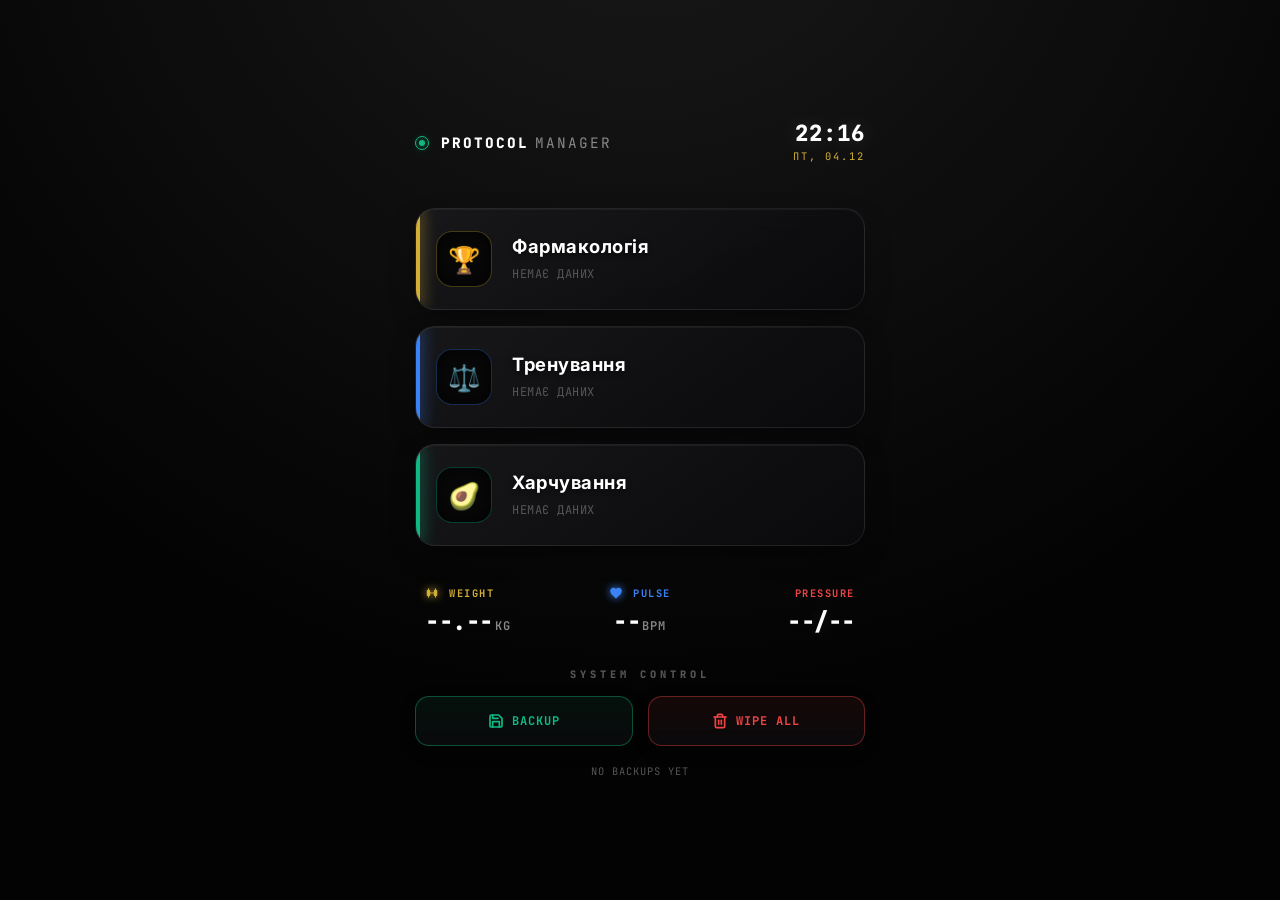
<file: index.html>
<!DOCTYPE html>
<html lang="uk">
<head>
    <meta charset="UTF-8">
    <meta name="viewport" content="width=device-width, initial-scale=1.0, maximum-scale=1.0, user-scalable=no">
    <title>PROTOCOL MANAGER</title>
    
    <meta name="apple-mobile-web-app-capable" content="yes">
    <meta name="apple-mobile-web-app-status-bar-style" content="black-translucent">
    
    <link rel="apple-touch-icon" href="icon.png">
    <link rel="manifest" href="manifest.json">
    
    <link rel="stylesheet" href="assets/style.css">

    <style>
        @import url('https://fonts.googleapis.com/css2?family=Inter:wght@400;500;600;700;800&family=JetBrains+Mono:wght@400;500;700;800&display=swap');

        /* РІДНІ СТИЛІ ХАБУ */
        :root { 
            --bg: #030303; 
            --card-bg: rgba(18, 18, 20, 0.8); 
            --border: rgba(255, 255, 255, 0.08); 
            --gold: #d4af37; 
            --blue: #3b82f6; 
            --green: #10b981; 
            --red: #ef4444;
            --text-main: #ffffff; 
            --text-dim: #888888; 
            --text-dark: #555555;
        }
        
        * { box-sizing: border-box; -webkit-user-select: none; user-select: none; -webkit-tap-highlight-color: transparent; }

        body { 
            background-color: var(--bg);
            background-image: 
                radial-gradient(circle at 50% -20%, #1a1a1a 0%, #030303 70%),
                linear-gradient(rgba(255,255,255,0.015) 1px, transparent 1px),
                linear-gradient(90deg, rgba(255,255,255,0.015) 1px, transparent 1px);
            background-size: 100% 100%, 25px 25px, 25px 25px;
            background-position: center top;
            color: var(--text-main); 
            font-family: 'Inter', -apple-system, sans-serif;
            margin: 0; padding: 20px 15px; 
            min-height: 100vh; 
            display: flex; flex-direction: column; align-items: center; justify-content: center;
            overflow-x: hidden;
            -webkit-font-smoothing: antialiased; 
            -moz-osx-font-smoothing: grayscale;
        }

        .hub-container { 
            width: 100%; max-width: 450px; 
            display: flex; flex-direction: column;
            margin: auto 0; 
        }
        
        header { 
            display: flex; justify-content: space-between; align-items: center;
            width: 100%; padding-bottom: 10px; margin-bottom: 35px;
            animation: slideDown 0.6s cubic-bezier(0.2, 0.8, 0.2, 1);
        }

        .sys-status-left { display: flex; align-items: center; gap: 12px; }

        .status-indicator { position: relative; display: flex; align-items: center; justify-content: center; width: 14px; height: 14px; }
        .status-dot { width: 6px; height: 6px; background-color: var(--green); border-radius: 50%; box-shadow: 0 0 8px var(--green); position: relative; z-index: 2; }
        .status-ring { position: absolute; width: 100%; height: 100%; border: 1px solid var(--green); border-radius: 50%; animation: radarPulse 2.5s infinite cubic-bezier(0.25, 1, 0.5, 1); }

        .brand-title { font-family: 'JetBrains Mono', monospace; font-size: 0.9rem; color: #fff; letter-spacing: 2px; font-weight: 800; text-transform: uppercase; display: flex; align-items: center; }
        .brand-title span { font-weight: 400; color: var(--text-dim); margin-left: 6px; }

        .sys-status-right { text-align: right; font-family: 'JetBrains Mono', monospace; }
        .sys-time { font-size: 1.4rem; font-weight: 800; color: #fff; letter-spacing: 1px; line-height: 1; text-shadow: 0 0 20px rgba(255,255,255,0.2); }
        .sys-date { font-size: 0.65rem; color: var(--gold); letter-spacing: 2px; text-transform: uppercase; margin-top: 5px; }

        .nav-grid { display: flex; flex-direction: column; gap: 16px; width: 100%; }
        
        .smart-card {
            background: linear-gradient(145deg, rgba(25, 25, 28, 0.9) 0%, rgba(10, 10, 12, 0.95) 100%);
            backdrop-filter: blur(12px); -webkit-backdrop-filter: blur(12px);
            border: 1px solid var(--border); border-radius: 20px; padding: 22px 20px;
            text-decoration: none; display: flex; align-items: center; gap: 20px;
            position: relative; overflow: hidden;
            transition: transform 0.2s cubic-bezier(0.4, 0, 0.2, 1), box-shadow 0.3s ease, border-color 0.3s ease;
            animation: fadeInUp 0.6s ease backwards;
            box-shadow: 0 10px 30px -10px rgba(0,0,0,0.6), inset 0 1px 0 rgba(255,255,255,0.05);
        }

        .smart-card::before { content: ''; position: absolute; top: 0; left: 0; width: 4px; height: 100%; background: #333; transition: 0.3s; }
        .card-pharm::before { background: var(--gold); box-shadow: 0 0 15px var(--gold); }
        .card-train::before { background: var(--blue); box-shadow: 0 0 15px var(--blue); }
        .card-nutri::before { background: var(--green); box-shadow: 0 0 15px var(--green); }

        .smart-card:nth-child(1) { animation-delay: 0.1s; }
        .smart-card:nth-child(2) { animation-delay: 0.2s; }
        .smart-card:nth-child(3) { animation-delay: 0.3s; }

        .icon-box { 
            width: 56px; height: 56px; border-radius: 16px; flex-shrink: 0;
            display: flex; align-items: center; justify-content: center; 
            font-size: 26px; border: 1px solid rgba(255,255,255,0.08);
            transition: all 0.3s ease; box-shadow: inset 0 0 20px rgba(0,0,0,0.8); background: rgba(0,0,0,0.6);
        }
        
        .card-pharm .icon-box { color: var(--gold); border-color: rgba(212,175,55,0.3); }
        .card-train .icon-box { color: var(--blue); border-color: rgba(59,130,246,0.3); }
        .card-nutri .icon-box { color: var(--green); border-color: rgba(16,185,129,0.3); }

        @media (hover: hover) {
            .card-pharm:hover { background: linear-gradient(145deg, rgba(212,175,55,0.15) 0%, rgba(10,10,12,0.95) 100%); border-color: rgba(212,175,55,0.4); transform: translateY(-3px); box-shadow: 0 12px 35px rgba(212,175,55,0.15); }
            .card-train:hover { background: linear-gradient(145deg, rgba(59,130,246,0.15) 0%, rgba(10,10,12,0.95) 100%); border-color: rgba(59,130,246,0.4); transform: translateY(-3px); box-shadow: 0 12px 35px rgba(59,130,246,0.15); }
            .card-nutri:hover { background: linear-gradient(145deg, rgba(16,185,129,0.15) 0%, rgba(10,10,12,0.95) 100%); border-color: rgba(16,185,129,0.4); transform: translateY(-3px); box-shadow: 0 12px 35px rgba(16,185,129,0.15); }
        }
        
        .card-pharm:active { background: linear-gradient(145deg, rgba(212,175,55,0.2) 0%, rgba(20,20,22,0.95) 100%); border-color: var(--gold); transform: scale(0.96); transition: transform 0.05s ease; }
        .card-train:active { background: linear-gradient(145deg, rgba(59,130,246,0.2) 0%, rgba(20,20,22,0.95) 100%); border-color: var(--blue); transform: scale(0.96); transition: transform 0.05s ease; }
        .card-nutri:active { background: linear-gradient(145deg, rgba(16,185,129,0.2) 0%, rgba(20,20,22,0.95) 100%); border-color: var(--green); transform: scale(0.96); transition: transform 0.05s ease; }
        .smart-card:active .icon-box { transform: scale(0.9) rotate(-5deg); box-shadow: 0 0 20px currentColor; }
        
        .info { flex-grow: 1; }
        .info h3 { margin: 0; font-size: 1.15rem; color: #fff; letter-spacing: 0.5px; font-weight: 700; text-shadow: 0 2px 5px rgba(0,0,0,0.5); }
        
        .info-data { margin-top: 8px; font-family: 'JetBrains Mono', monospace; font-size: 0.75rem; color: var(--text-dim); letter-spacing: 0.5px; line-height: 1.5; display: flex; flex-direction: column; gap: 5px; }
        .data-row { display: flex; align-items: center; gap: 8px; }
        .data-hl { color: #fff; font-weight: 700; }
        .data-lbl { color: var(--text-dark); }

        .bottom-wrapper { margin-top: 40px; width: 100%; animation: fadeIn 1s ease 0.5s backwards; }

        .vitals-strip { display: flex; justify-content: space-between; margin-bottom: 30px; padding: 0 10px; }
        .v-item { display: flex; flex-direction: column; gap: 4px; position: relative; z-index: 2; }
        .v-item.right { text-align: right; align-items: flex-end; }
        
        .v-label { font-family: 'JetBrains Mono', monospace; font-size: 0.65rem; color: var(--text-dim); letter-spacing: 1.5px; font-weight: 700; display: flex; align-items: center; gap: 6px; }
        
        .ecg-svg { width: 32px; height: 12px; stroke: var(--red); fill: none; stroke-width: 2.5; stroke-linecap: round; stroke-linejoin: round; filter: drop-shadow(0 0 4px rgba(239,68,68,0.6)); }
        .ecg-line { stroke-dasharray: 90; stroke-dashoffset: 90; animation: ecgDraw 2s infinite linear; }

        .v-val { font-family: 'JetBrains Mono', monospace; font-size: 1.5rem; color: #fff; font-weight: 800; letter-spacing: -0.5px; text-shadow: 0 0 15px rgba(255,255,255,0.15); margin-top: 2px; }
        .v-val span { font-size: 0.75rem; color: var(--text-dim); font-weight: 600; letter-spacing: 1px; margin-left: 2px;}

        .sys-control-title { text-align: center; color: #555; font-family: 'JetBrains Mono', monospace; font-size: 0.65rem; letter-spacing: 4px; margin-bottom: 15px; font-weight: 800; }

        .controls-grid { display: grid; grid-template-columns: 1fr 1fr; gap: 15px; }
        
        .ctrl-btn {
            background: linear-gradient(to bottom, rgba(25, 25, 28, 0.9), rgba(15, 15, 17, 0.95)); 
            border: 1px solid rgba(255,255,255,0.05); padding: 16px; border-radius: 14px;
            font-size: 0.75rem; cursor: pointer; font-family: 'JetBrains Mono', monospace; font-weight: 700;
            transition: all 0.2s cubic-bezier(0.4, 0, 0.2, 1); display: flex; align-items: center; justify-content: center; gap: 8px;
            letter-spacing: 1px; box-shadow: 0 5px 15px rgba(0,0,0,0.3);
        }

        /* Чіткі контури для кнопок Хабу на мобільних пристроях */
        .btn-save { 
            color: var(--green); 
            border-color: rgba(16, 185, 129, 0.4); /* Більш яскрава рамка */
            background: linear-gradient(to bottom, rgba(16, 185, 129, 0.08), rgba(10, 10, 12, 0.95)); 
        }
        .btn-reset { 
            color: var(--red); 
            border-color: rgba(239, 68, 68, 0.4); 
            background: linear-gradient(to bottom, rgba(239, 68, 68, 0.08), rgba(10, 10, 12, 0.95)); 
        }
        @media (hover: hover) {
            .btn-save:hover { border-color: var(--green); background: linear-gradient(to bottom, rgba(16, 185, 129, 0.15), rgba(15, 15, 17, 0.95)); box-shadow: 0 5px 20px rgba(16, 185, 129, 0.2); }
            .btn-reset:hover { border-color: var(--red); background: linear-gradient(to bottom, rgba(239, 68, 68, 0.15), rgba(15, 15, 17, 0.95)); box-shadow: 0 5px 20px rgba(239, 68, 68, 0.2); }
        }
        
        .btn-save:active { border-color: var(--green); background: rgba(16, 185, 129, 0.2); transform: scale(0.93); transition: transform 0.05s ease; }
        .btn-reset:active { border-color: var(--red); background: rgba(239, 68, 68, 0.2); transform: scale(0.93); transition: transform 0.05s ease; }

        .last-backup { margin-top: 18px; text-align: center; font-family: 'JetBrains Mono', monospace; font-size: 0.65rem; color: var(--text-dark); letter-spacing: 1px; }

        /* ВІЗУАЛЬНІ АНІМАЦІЇ ДЛЯ ХАБУ */
        @keyframes ecgDraw { 0% { stroke-dashoffset: 90; } 40% { stroke-dashoffset: 0; } 100% { stroke-dashoffset: -90; } }
        @keyframes radarPulse { 0% { transform: scale(0.5); opacity: 1; } 100% { transform: scale(2.5); opacity: 0; } }
        @keyframes slideDown { from { transform: translateY(-15px); opacity: 0; } to { transform: translateY(0); opacity: 1; } }
        @keyframes fadeInUp { from { transform: translateY(20px); opacity: 0; } to { transform: translateY(0); opacity: 1; } }
        @keyframes fadeIn { from { opacity: 0; } to { opacity: 1; } }
        @keyframes pulseBeat { 0% { transform: scale(0.8); opacity: 0.8; } 50% { transform: scale(1.1); opacity: 1; } 100% { transform: scale(0.8); opacity: 0.8; } }
        @keyframes levitate { 0%, 100% { transform: translateY(0); } 50% { transform: translateY(-3px); } }
        
        .anim-heart { animation: pulseBeat 1.2s infinite cubic-bezier(0.2, 0.8, 0.2, 1); transform-origin: center; }
        .anim-weight { animation: levitate 2s infinite ease-in-out; }
        
        /* Приховуємо глобальне меню (зірку) на головній сторінці */
        #sys-fab { display: none !important; }

        
    </style>
</head>
<body ontouchstart="">
    <div class="hub-container">
        
        <header>
            <div class="sys-status-left">
                <div class="status-indicator">
                    <div class="status-ring"></div>
                    <div class="status-dot"></div>
                </div>
                <div class="brand-title">PROTOCOL<span>MANAGER</span></div>
            </div>
            <div class="sys-status-right">
                <div class="sys-time" id="clock-time">00:00</div>
                <div class="sys-date" id="clock-date">-- --</div>
            </div>
        </header>

        <div class="nav-grid">
            <a href="pharm.html" class="smart-card card-pharm">
                <div class="icon-box">🏆</div>
                <div class="info">
                    <h3>Фармакологія</h3>
                    <div class="info-data" id="data-pharm">
                        <span class="data-lbl">ЗАВАНТАЖЕННЯ...</span>
                    </div>
                </div>
            </a>
            
            <a href="training.html" class="smart-card card-train">
                <div class="icon-box">⚖️</div>
                <div class="info">
                    <h3>Тренування</h3>
                    <div class="info-data" id="data-train">
                        <span class="data-lbl">ЗАВАНТАЖЕННЯ...</span>
                    </div>
                </div>
            </a>
            
            <a href="nutrition.html" class="smart-card card-nutri">
                <div class="icon-box">🥑</div>
                <div class="info">
                    <h3>Харчування</h3>
                    <div class="info-data" id="data-nutri">
                        <span class="data-lbl">ЗАВАНТАЖЕННЯ...</span>
                    </div>
                </div>
            </a>
        </div>
        
        <div class="bottom-wrapper">
            
            <div class="vitals-strip" style="display: grid; grid-template-columns: 1fr 1fr 1fr; align-items: end;">
                <div class="v-item" style="text-align: left; align-items: flex-start;">
                    <span class="v-label" style="color: var(--gold);">
                        <svg viewBox="0 0 24 24" width="14" height="14" stroke="currentColor" stroke-width="2" fill="none" class="anim-weight" style="margin-right: 4px; filter: drop-shadow(0 0 4px var(--gold));">
                            <path d="M6 5v14M18 5v14M4 8h4v8H4zM16 8h4v8h-4zM8 12h8" stroke-linecap="round" stroke-linejoin="round"/>
                        </svg>
                        WEIGHT
                    </span>
                    <span class="v-val" id="vital-weight">--.--<span>KG</span></span>
                </div>
                
                <div class="v-item" style="text-align: center; align-items: center;">
                    <span class="v-label" style="color: var(--blue);">
                        <svg viewBox="0 0 24 24" width="14" height="14" fill="currentColor" class="anim-heart" style="margin-right: 4px; filter: drop-shadow(0 0 4px var(--blue));">
                            <path d="M12 21.35l-1.45-1.32C5.4 15.36 2 12.28 2 8.5 2 5.42 4.42 3 7.5 3c1.74 0 3.41.81 4.5 2.09C13.09 3.81 14.76 3 16.5 3 19.58 3 22 5.42 22 8.5c0 3.78-3.4 6.86-8.55 11.54L12 21.35z"/>
                        </svg>
                        PULSE
                    </span>
                    <span class="v-val" id="vital-hr">--<span>BPM</span></span>
                </div>

                <div class="v-item right" style="text-align: right; align-items: flex-end;">
                    <span class="v-label" style="color: var(--red);">
                        <svg viewBox="0 0 50 20" class="ecg-svg" style="width: 24px; height: 10px; margin-right: 4px;">
                            <path class="ecg-line" d="M 0,10 L 12,10 L 16,3 L 22,17 L 26,10 L 50,10" />
                        </svg>
                        PRESSURE
                    </span>
                    <span class="v-val" id="vital-bp">--/--</span>
                </div>
            </div>

            <div class="sys-control-title">SYSTEM CONTROL</div>

            <div class="controls-grid">
                <button onclick="CreateRestorePoint()" class="ctrl-btn btn-save">
                    <svg width="16" height="16" viewBox="0 0 24 24" fill="none" stroke="currentColor" stroke-width="2.5" stroke-linecap="round" stroke-linejoin="round"><path d="M19 21H5a2 2 0 0 1-2-2V5a2 2 0 0 1 2-2h11l5 5v11a2 2 0 0 1-2 2z"></path><polyline points="17 21 17 13 7 13 7 21"></polyline><polyline points="7 3 7 8 15 8"></polyline></svg>
                    BACKUP
                </button>
                <button onclick="SystemReset()" class="ctrl-btn btn-reset">
                    <svg width="16" height="16" viewBox="0 0 24 24" fill="none" stroke="currentColor" stroke-width="2.5" stroke-linecap="round" stroke-linejoin="round"><path d="M3 6h18"></path><path d="M19 6v14a2 2 0 0 1-2 2H7a2 2 0 0 1-2-2V6m3 0V4a2 2 0 0 1 2-2h4a2 2 0 0 1 2 2v2"></path><line x1="10" y1="11" x2="10" y2="17"></line><line x1="14" y1="11" x2="14" y2="17"></line></svg>
                    WIPE ALL
                </button>
            </div>
            
            <div id="last-backup" class="last-backup">NO BACKUP FOUND</div>
        </div>
    </div>

    <script src="assets/js/utils.js"></script>
    <script src="assets/js/common.js"></script>

<script>
        function updateClock() {
            const now = new Date();
            document.getElementById('clock-time').innerText = now.toLocaleTimeString('uk-UA', {hour:'2-digit', minute:'2-digit'});
            document.getElementById('clock-date').innerText = now.toLocaleDateString('uk-UA', {weekday:'short', day:'2-digit', month:'2-digit'});
        }
        setInterval(updateClock, 1000); 

        function getDayMacros(day, bank) {
            let p=0, f=0, c=0, kcal=0;
            if (day && day.meals) {
                day.meals.forEach(m => {
                    if (m.foods) {
                        m.foods.forEach(item => {
                            const ref = bank[item.n];
                            if (ref) {
                                const ratio = ref.unit ? parseFloat(item.w) : parseFloat(item.w) / 100;
                                p += (parseFloat(ref.p)||0) * ratio; f += (parseFloat(ref.f)||0) * ratio;
                                c += (parseFloat(ref.c)||0) * ratio; kcal += (parseFloat(ref.k)||0) * ratio;
                            } else {
                                p += parseFloat(item.p)||0; f += parseFloat(item.f)||0; c += parseFloat(item.c)||0; kcal += parseFloat(item.k)||0;
                            }
                        });
                    }
                });
            }
            return { p: Math.round(p), f: Math.round(f), c: Math.round(c), kcal: Math.round(kcal) };
        }

        async function populateSmartCards() {
            // 1. Фармакологія
            try {
                const ph = await Utils.load('gold_protocol', null);
                const el = document.getElementById('data-pharm');
                if (ph && (ph.blocks || ph.schedule)) {
                    // Адаптація під макроцикли (Blocks)
                    const activeBlockId = ph.currentBlockId || null;
                    const blocks = ph.blocks || [];
                    const activeBlock = blocks.find(b => b.id === activeBlockId) || ph;

                    const sDate = activeBlock.startDate || ph.startDate;
                    const phases = activeBlock.phases || ph.phases || [];
                    
                    let currentWeek = 1;
                    if (sDate) {
                        const startDate = new Date(sDate); const now = new Date();
                        const day = startDate.getDay(); const diff = startDate.getDate() - day + (day === 0 ? -6 : 1);
                        const startMonday = new Date(startDate.setDate(diff)); startMonday.setHours(0,0,0,0);
                        const diffTime = now.getTime() - startMonday.getTime();
                        currentWeek = Math.floor(diffTime / (1000 * 60 * 60 * 24 * 7)) + 1;
                        if (currentWeek < 1) currentWeek = 1;
                    }
                    
                    // Шукаємо максимальний тиждень саме по активних фазах, ігноруючи порожні хвости
                    let activeWeeks = [];
                    phases.forEach(p => { if (p.weeks) activeWeeks.push(...p.weeks); });
                    const maxW = activeWeeks.length > 0 ? Math.max(...activeWeeks) : 1;
                    
                    if (currentWeek > maxW) currentWeek = maxW;
                    
                    let phaseTitle = "Курс";
                    const currentPhase = phases.find(p => p.weeks && p.weeks.includes(currentWeek));
                    if (currentPhase) phaseTitle = currentPhase.title;

                    // Назва макроциклу (Блоку)
                    const blockName = activeBlock.name || "ФАРМАКОЛОГІЯ";

                    if(el) el.innerHTML = `<div class="data-row"><span class="data-lbl">БЛОК:</span> <span class="data-hl" style="color:var(--gold)">${blockName.toUpperCase()}</span></div><div class="data-row"><span class="data-lbl">ЕТАП:</span> <span class="data-hl">${phaseTitle.toUpperCase()} (W${currentWeek})</span></div>`;
                } else if (el) {
                    el.innerHTML = `<span class="data-lbl">НЕМАЄ ДАНИХ</span>`;
                }
            } catch(e){ console.error(e); }

            // 2. Життєві показники
            try {
                const vitalsData = await GlobalVitals.getAll();
                if (vitalsData && Object.keys(vitalsData).length > 0) {
                    let latestW = "--.--<span>KG</span>", latestBP = "--/--", latestHR = "--";
                    const dates = Object.keys(vitalsData).sort((a, b) => new Date(b) - new Date(a));
                    for (let d of dates) {
                        const v = vitalsData[d];
                        if (v.w && latestW.includes("--")) latestW = v.w + "<span>KG</span>";
                        if (v.bp && latestBP === "--/--") latestBP = v.bp;
                        if (v.hr && latestHR === "--") latestHR = v.hr;
                        if (!latestW.includes("--") && latestBP !== "--/--" && latestHR !== "--") break;
                    }
                    const weightEl = document.getElementById('vital-weight');
                    const bpEl = document.getElementById('vital-bp');
                    const hrEl = document.getElementById('vital-hr');
                    if (weightEl) weightEl.innerHTML = latestW;
                    if (bpEl) bpEl.innerHTML = latestBP;
                    if (hrEl && latestHR !== "--") hrEl.innerHTML = latestHR + "<span>BPM</span>";
                }
            } catch(e) { console.error(e); }

            // 3. Тренування
            try {
                const tr = await Utils.load('training_protocol', null);
                const el = document.getElementById('data-train');
                if (tr && tr.weeks && tr.weeks.length > 0) {
                    
                    // Адаптація під нові Макроцикли (Blocks)
                    const activeBlockId = tr.currentBlockId || tr.currentProgram || 'balanced';
                    const blocks = tr.blocks || [];
                    const activeBlock = blocks.find(b => b.id === activeBlockId);
                    
                    // Беремо дату конкретного макроциклу (або глобальну, якщо ще не мігрували)
                    const sDate = activeBlock ? activeBlock.startDate : tr.startDate;

                    let currentTrainWeek = 1;
                    if (sDate) {
                        const startDate = new Date(sDate); 
                        const now = new Date();
                        const day = startDate.getDay(); 
                        const diff = startDate.getDate() - day + (day === 0 ? -6 : 1);
                        const startMonday = new Date(startDate.setDate(diff)); 
                        startMonday.setHours(0,0,0,0);
                        const diffTime = now.getTime() - startMonday.getTime();
                        currentTrainWeek = Math.floor(diffTime / (1000 * 60 * 60 * 24 * 7)) + 1;
                        if (currentTrainWeek < 1) currentTrainWeek = 1;
                    }
                    
                    // Шукаємо актуальний тиждень у збереженій базі поточного блоку
                    let activeWeek = tr.weeks.find(w => w.num === currentTrainWeek && w.prog === activeBlockId);
                    
                    if (!activeWeek) {
                        const progWeeks = tr.weeks.filter(w => w.prog === activeBlockId);
                        activeWeek = progWeeks.length > 0 ? progWeeks[progWeeks.length - 1] : tr.weeks[tr.weeks.length - 1];
                    }

                    // Назва макроциклу замість жорстких "Збалансована/Руки"
                    const progName = activeBlock ? activeBlock.name : (activeBlockId === 'arms' ? 'РУКИ' : 'ЗБАЛАНСОВАНА');
                    const typeName = activeWeek.type === 'mass' ? 'МАСА' : 'СУШКА';
                    
                    if(el) el.innerHTML = `<div class="data-row"><span class="data-lbl">БЛОК:</span> <span class="data-hl" style="color:var(--blue)">${progName}</span></div><div class="data-row"><span class="data-lbl">ЕТАП:</span> <span class="data-hl">${typeName} (W${activeWeek.num})</span></div>`;
                } else if (el) {
                    el.innerHTML = `<span class="data-lbl">НЕМАЄ ДАНИХ</span>`;
                }
            } catch(e){ console.error(e); }

            // 4. Харчування
            try {
                const nu = await Utils.load('protocol_sys_plus_days', null);
                const el = document.getElementById('data-nutri');
                if (nu && nu.days && nu.days.length > 0) {
                    const bank = nu.bank || {}; 
                    let htmlContent = '';
                    
                    let trainDay = null;
                    let restDay = null;

                    // 1. Спочатку шукаємо дні, які ти закріпив вручну
                    if (nu.hub) {
                        trainDay = nu.days.find(d => d.id === nu.hub.train);
                        restDay = nu.days.find(d => d.id === nu.hub.rest);
                    }

                    // 2. Якщо вручну не закріплено - шукаємо за ключовими словами (стара логіка для страховки)
                    if (!trainDay && (!nu.hub || !nu.hub.train)) {
                        const findDay = (keywords) => nu.days.find(d => keywords.some(kw => d.name.toLowerCase().includes(kw)));
                        trainDay = findDay(['трен', 'train', 'робоч', 'важк']) || nu.days[0];
                    }
                    if (!restDay && (!nu.hub || !nu.hub.rest)) {
                        const findDay = (keywords) => nu.days.find(d => keywords.some(kw => d.name.toLowerCase().includes(kw)));
                        restDay = findDay(['відпоч', 'рест', 'rest', 'off', 'вихідн']) || (nu.days.length > 1 ? nu.days[1] : null);
                        
                        // Захист від дублювання, якщо програма знайшла один і той самий день
                        if (restDay && trainDay && trainDay.id === restDay.id && nu.days.length > 1) {
                            restDay = nu.days.find(d => d.id !== trainDay.id);
                        }
                    }

                    // Рендеримо дані
                    if (trainDay) {
                        const d1 = getDayMacros(trainDay, bank);
                        if(d1.kcal > 0) htmlContent += `<div class="data-row"><span class="data-lbl" style="color:var(--green)">[T]</span> <span class="data-hl">${d1.kcal}</span> <span class="data-lbl">KCAL</span> <span class="data-lbl" style="margin-left:auto">Б${d1.p} Ж${d1.f} В${d1.c}</span></div>`;
                    }
                    if (restDay) {
                        const d2 = getDayMacros(restDay, bank);
                        if(d2.kcal > 0) htmlContent += `<div class="data-row"><span class="data-lbl" style="color:var(--green)">[R]</span> <span class="data-hl">${d2.kcal}</span> <span class="data-lbl">KCAL</span> <span class="data-lbl" style="margin-left:auto">Б${d2.p} Ж${d2.f} В${d2.c}</span></div>`;
                    }
                    
                    if(el) {
                        if (htmlContent !== '') el.innerHTML = htmlContent;
                        else el.innerHTML = `<span class="data-lbl">РАЦІОН ПОРОЖНІЙ</span>`;
                    }
                } else if (el) {
                    el.innerHTML = `<span class="data-lbl">НЕМАЄ ДАНИХ</span>`;
                }
            } catch(e){ console.error(e); }
        }

        // ДОДАНО: 'protocol_global_vitals' для збереження історії тиску/ваги
        const APP_KEYS = ['gold_protocol', 'training_protocol', 'protocol_sys_plus_days', 'protocol_global_vitals'];

        async function CreateRestorePoint() {
            const msg = `Створити ФІЗИЧНУ резервну копію (Export)?<br><br>
                         <span style="display:block; border-left: 2px solid var(--gold); padding-left: 10px; margin-top: 10px; text-align: left; font-size: 0.85rem; color: var(--text-dim);">
                            Усі ваші дані (тренування, фарма, харчування, вітали) будуть зібрані в один файл та завантажені на пристрій.
                         </span>`;
            const confirmed = await Modal.confirm(msg, "ЕКСПОРТ БАЗИ ДАНИХ", "gold");
            if(!confirmed) return; 

            let fullBackup = {
                timestamp: new Date().toISOString(),
                device_info: navigator.userAgent,
                data: {}
            };

            let hasData = false;

            // Збираємо всі дані з усіх модулів
            for (const k of APP_KEYS) {
                const d = await Utils.load(k, null);
                if(d) { 
                    fullBackup.data[k] = d;
                    hasData = true;
                }
            }

            if(!hasData) {
                await Modal.alert("Система пуста. Немає даних для експорту.", "ПОМИЛКА", "gold");
                return;
            }

            // Генеруємо ім'я файлу
            const dateStr = new Date().toLocaleDateString('uk-UA').replace(/\./g, '_');
            const filename = `PROTOCOL_OS_BACKUP_${dateStr}.json`;

            // Фізичне завантаження на пристрій
            const blob = new Blob([JSON.stringify(fullBackup, null, 2)], { type: 'application/json' });
            const url = URL.createObjectURL(blob);
            const a = document.createElement('a');
            a.style.display = 'none';
            a.href = url; 
            a.download = filename; 
            document.body.appendChild(a);
            a.click();
            
            setTimeout(() => {
                document.body.removeChild(a);
                URL.revokeObjectURL(url);
            }, 150);

            // Оновлюємо мітку в Хабі
            localStorage.setItem('backup_timestamp', new Date().toLocaleString('uk-UA'));
            updateBackupLabel();
            
            await Modal.alert("Файл успішно завантажено. Зберігайте його в надійному місці (iCloud/Google Drive/PC).", "BACKUP СТВОРЕНО", "green");
        }

        function updateBackupLabel() {
            const ts = localStorage.getItem('backup_timestamp');
            const el = document.getElementById('last-backup');
            if(ts) { el.innerText = "LAST EXPORT: " + ts; el.style.color = "var(--green)"; } 
            else { el.innerText = "NO BACKUPS YET"; el.style.color = "var(--text-dark)"; }
        }

        async function SystemReset() {
            // ФІКС: Прямі синхронні кнопки в HTML модалки для обходу блокування iOS
            const promptText = `
                <div style="margin-bottom: 18px; font-weight: 500; font-size: 1.05rem;">Оберіть дію:</div>
                <div style="display: flex; flex-direction: column; gap: 10px;">
                    <button onclick="document.getElementById('sys-restore-file').click(); Modal.handleCancel();" style="background: rgba(212,175,55,0.1); border: 1px solid var(--gold); color: var(--gold); padding: 12px; border-radius: 8px; font-weight: 800; cursor: pointer; text-transform: uppercase;">📥 ІМПОРТ З ФАЙЛУ (.json)</button>
                    <button onclick="Modal.handleOK()" style="background: rgba(239,68,68,0.1); border: 1px solid var(--red); color: var(--red); padding: 12px; border-radius: 8px; font-weight: 800; cursor: pointer; text-transform: uppercase;">🗑 ВИДАЛИТИ ВСІ ДАНІ</button>
                </div>
            `;
            
            // Використовуємо confirm, кнопка "ОК" тригерить видалення, кнопка "Імпорт" перехоплює на себе клік по інпуту
            const confirmedWipe = await Modal.confirm(promptText, "СИСТЕМНИЙ ЗАПИТ", "red");
            
            if (confirmedWipe) {
                if (await Modal.confirm("ОСТАТОЧНЕ ВИДАЛЕННЯ.<br><br><span style='color:var(--red); font-weight:bold'>Відновити дані буде НЕМОЖЛИВО без фізичного файлу бекапу.</span><br><br>Ви точно впевнені?", "⚠ WIPE ALL ⚠", "red")) {
                    FullWipe();
                }
            }
        }

        async function HandleRestore(inputElement) {
            const file = inputElement.files[0];
            if (!file) return;
            const reader = new FileReader();
            reader.onload = async (event) => {
                try {
                    const imported = JSON.parse(event.target.result);
                    if (!imported.data) throw new Error("Невірний формат. Очікується файл бекапу Protocol OS.");
                    
                    // Записуємо імпортовані дані назад у пам'ять
                    for (const k of APP_KEYS) {
                        if (imported.data[k]) {
                            Utils.save(k, imported.data[k]); 
                        }
                    }
                    await Modal.alert("Систему успішно відновлено з файлу!", "ВІДНОВЛЕНО", "green");
                    location.reload();
                } catch (err) {
                    await Modal.alert("Помилка імпорту: " + err.message, "ПОМИЛКА", "red");
                }
            };
            reader.readAsText(file);
            inputElement.value = ''; // Скидаємо інпут для можливості повторного вибору
        }

        // ФІКС: Повертаємо випадково видалену функцію очищення
        async function FullWipe() { 
            localStorage.clear(); 
            try { indexedDB.deleteDatabase('ProtocolOS_DB'); } catch(e) {}
            try { indexedDB.deleteDatabase('GoldProtocolDB'); } catch(e) {}
            location.reload(); 
        }

        window.onload = () => {
            updateClock();
            updateBackupLabel();
            populateSmartCards(); 
        };
    </script>
    <input type="file" id="sys-restore-file" accept=".json" style="display:none" onchange="HandleRestore(this)">
</body>
</html>
</file>
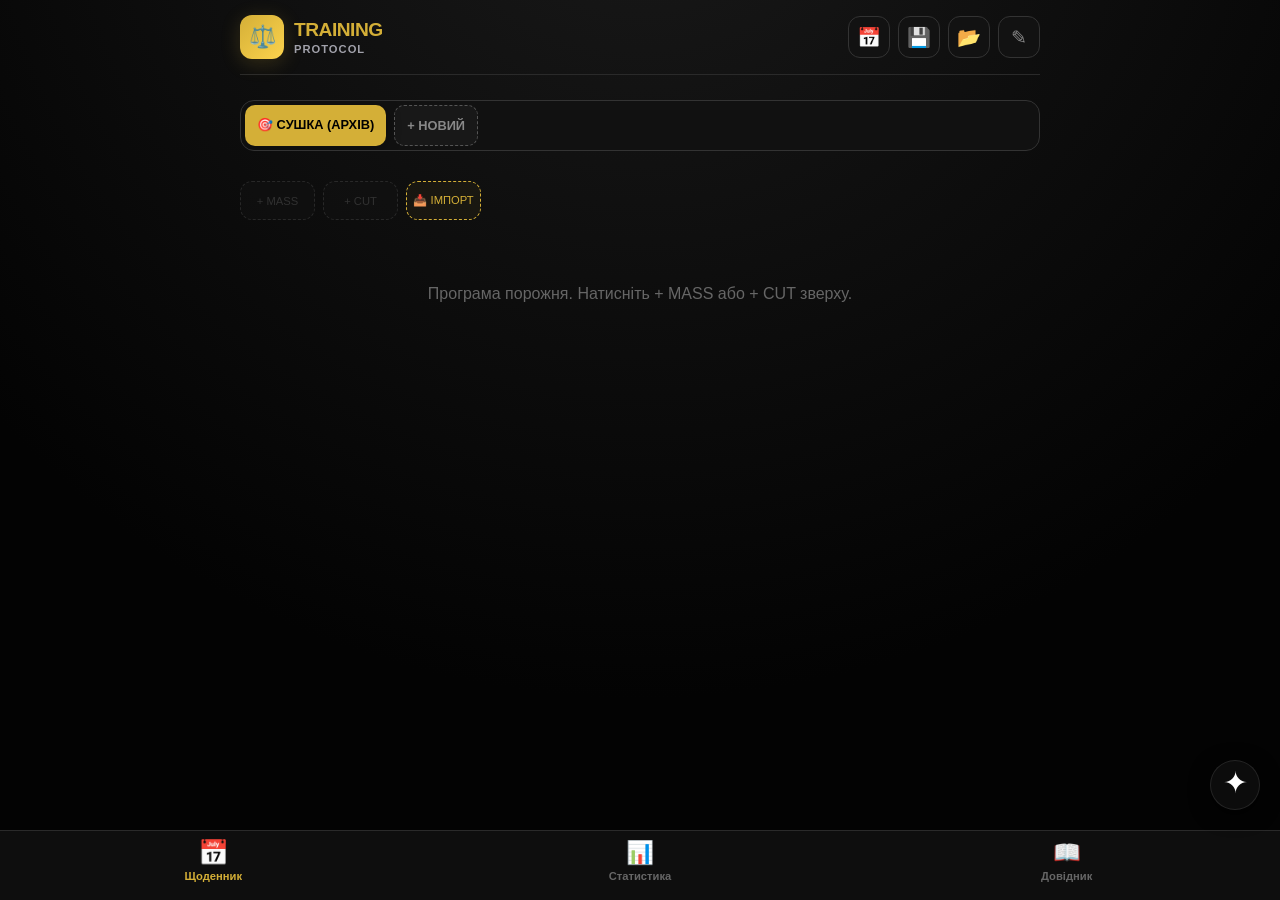
<file: training.html>
<!DOCTYPE html>
<html lang="uk">
<head>
    <meta charset="UTF-8">
    <meta name="viewport" content="width=device-width, initial-scale=1.0, maximum-scale=1.0, user-scalable=no">
    <title>TRAINING PROTOCOL</title>
    
    <meta name="apple-mobile-web-app-capable" content="yes">
    <meta name="apple-mobile-web-app-status-bar-style" content="black-translucent">
    <meta name="apple-mobile-web-app-title" content="Manager OS">
    
    <link rel="apple-touch-icon" href="icon.png">
    <link rel="manifest" href="manifest.json">
    
    <link rel="stylesheet" href="assets/style.css">
    <link rel="stylesheet" href="assets/training.css">
    <link rel="preconnect" href="https://fonts.googleapis.com">

    <style>
        /* Адаптація локальних модалок (1RM та Банк) під Protocol OS */
        .modal { position: fixed; top: 0; left: 0; width: 100%; height: 100%; background: rgba(0,0,0,0.8); backdrop-filter: blur(8px); z-index: 10000; display: none; align-items: center; justify-content: center; }
        .modal-content { background: linear-gradient(145deg, #101012 0%, #050505 100%); border: 1px solid var(--border, rgba(255,255,255,0.08)); border-radius: 20px; width: 90%; max-width: 400px; padding: 25px; box-shadow: 0 20px 50px rgba(0,0,0,0.8), inset 0 1px 0 rgba(255,255,255,0.05); }
        .modal-input { width: 100%; background: #000; border: 1px solid #333; color: #fff; font-family: 'JetBrains Mono', monospace; font-size: 1rem; padding: 12px; border-radius: 12px; outline: none; transition: 0.2s; }
        .modal-input:focus { border-color: var(--theme); box-shadow: 0 0 15px rgba(212,175,55,0.2); }
        .close-btn { cursor: pointer; font-size: 1.2rem; color: #888; transition: 0.2s; padding: 5px; }
        .close-btn:active { color: #ef4444; transform: scale(0.9); }
        @media (hover: hover) {
        .btn-add:hover { background: rgba(255,255,255,0.05); border-color: #555; box-shadow: 0 4px 15px rgba(0,0,0,0.3); transform: translateY(-1px); }
        .prog-opt:hover:not(.active) { background: #1a1a1a; box-shadow: 0 4px 10px rgba(0,0,0,0.2); }
        .mode-btn:hover:not(.active) { background: #1a1a1a; box-shadow: 0 4px 10px rgba(0,0,0,0.2); }
        .week-btn:hover:not(.active) { box-shadow: 0 4px 10px rgba(0,0,0,0.2); transform: translateY(-2px); }
        .btn-icon:hover { box-shadow: 0 4px 10px rgba(0,0,0,0.3); transform: translateY(-1px); }
        .nav-item:hover:not(.active) { background: rgba(255,255,255,0.05); border-radius: 12px; }
    }
    </style>
</head>
<body class="prog-balanced" ontouchstart="">

<div class="app-container">
    <header>
        <div class="header-top">
            <div class="brand" id="brandBlock">
                <div class="brand-icon">⚖️</div>
                <div style="display: flex; flex-direction: column; justify-content: center;">
                    <h1 style="margin:0; font-size:1.2rem; font-weight:800; color:var(--theme); letter-spacing:-0.5px;">TRAINING</h1>
                    <span style="font-size:0.7rem; color:var(--text-muted); font-weight:600; text-transform:uppercase; letter-spacing:1px; display:block; margin-top:2px;">PROTOCOL</span>
                </div>
            </div>

            <div class="controls">
                <div class="btn-icon" style="position: relative; overflow: hidden; cursor: pointer;" title="Змінити дату старту"
                     onclick="if(this.dataset.locked) return; const inp = document.getElementById('hiddenStartDateInp'); try { inp.showPicker(); } catch(e) { inp.click(); inp.focus(); }">
                    <span style="pointer-events: none;">📅</span>
                    <input type="date" id="hiddenStartDateInp" 
                        style="position: absolute; opacity: 0; width: 1px; height: 1px; border: none; padding: 0; z-index: -1;"
                        onchange="App.changeStartDate(this.value)"
                        onblur="const btn = this.parentElement; btn.dataset.locked = 'true'; setTimeout(() => delete btn.dataset.locked, 300);">
                </div>
                
                <button class="btn-icon" onclick="App.exportData()">💾</button>
                <button class="btn-icon" onclick="document.getElementById('fileInput').click()">📂</button>
                <input type="file" id="fileInput" accept=".json" onchange="App.importData(this)">
                <button class="edit-toggle" id="editBtn" onclick="App.toggleEdit()">✎</button>
            </div>
        </div>
    </header>
    <div id="viewSchedule">
        <div class="program-selector">
            <div class="prog-opt active" id="prog-balanced" onclick="App.setProgram('balanced')">⚖️ ЗБАЛАНСОВАНА</div>
            <div class="prog-opt" id="prog-arms" onclick="App.setProgram('arms')">💪 РУКИ</div>
        </div>
        <div class="week-scroll" id="weekNav"></div>
        <div id="scheduleList" class="days-list"></div>
    </div>

    <div id="viewStats" style="display:none">
        <div style="display:flex; flex-direction:column; gap:12px; margin-bottom:15px;">
            <h3 style="color:#fff; margin:0; letter-spacing:1px; font-size:1rem; font-weight:800;">📊 АНАЛІТИКА ОБ'ЄМУ</h3>
            <div id="statsWeekNav" class="week-scroll" style="margin:0; padding-bottom:5px;"></div>
        </div>
        <div id="statsContent" class="stats-grid"></div>
    </div>

    <div id="viewGuide" style="display:none">
        <div style="display:flex; gap:10px; margin-bottom:15px">
            <input type="text" class="guide-search" placeholder="🔍 Пошук..." onkeyup="App.filterGuide(this.value)">
            <button class="btn-icon" title="Керування Базою Вправ" onclick="App.openBank()" style="min-width:40px">📚</button>
            <button class="btn-icon" title="1RM Калькулятор" onclick="App.toggleFab(false); document.getElementById('rmModal').style.display='flex'" style="min-width:45px; font-weight:800; font-size:0.8rem">1RM</button>
        </div>
        <div class="guide-switcher">
            <div class="mode-btn mass active" id="btnG-mass" onclick="App.setGuideMode('mass')">MASS (МАСА)</div>
            <div class="mode-btn cut" id="btnG-cut" onclick="App.setGuideMode('cut')">CUT (СУШКА)</div>
        </div>
        <div id="guideContent"></div>
    </div>

    <div id="scrollTopBtn" class="scroll-top" onclick="window.scrollTo({top:0, behavior:'smooth'})">↑</div>
    <div id="undoFab" class="undo-fab" onclick="App.undo()" title="Скасувати дію">↩</div>

    <div class="bottom-nav">
        <div class="nav-item active" id="nav-schedule" onclick="App.setView('schedule')">
            <div class="nav-icon">📅</div><div>Щоденник</div>
        </div>
        <div class="nav-item" id="nav-stats" onclick="App.setView('stats')">
            <div class="nav-icon">📊</div><div>Статистика</div>
        </div>
        <div class="nav-item" id="nav-guide" onclick="App.setView('guide')">
            <div class="nav-icon">📖</div><div>Довідник</div>
        </div>
    </div>
</div>

<div id="bankModal" class="modal">
    <div class="modal-content">
        <div style="display:flex; justify-content:space-between; align-items:center; margin-bottom:15px; border-bottom:1px solid #333; padding-bottom:10px">
            <h3 style="margin:0; color:#fff; font-family:'JetBrains Mono'; font-size:0.9rem; letter-spacing:1px;">📚 БАЗА ВПРАВ</h3>
            <span class="close-btn" onclick="App.closeModal()">✕</span>
        </div>
        <div style="margin-bottom:10px">
            <input type="text" class="modal-input" placeholder="🔍 Пошук по базі..." oninput="App.filterBank(this.value)">
        </div>
        <div style="display:flex; gap:10px; margin-bottom:10px; position:relative;">
            <div style="position:relative; flex:1;">
                <input id="newBankItem" class="modal-input" autocomplete="off" placeholder="Нова вправа..." style="margin:0; width:100%;" 
                       onfocus="App.filterNewBankItem(this.value)" 
                       oninput="App.filterNewBankItem(this.value)">
                <div id="newBankDropdown" class="custom-dropdown" style="display:none; position:absolute; top:calc(100% + 4px); left:0; width:100%; background:#1a1a1a; border:1px solid #444; border-radius:8px; max-height:200px; overflow-y:auto; z-index:20000; box-shadow:0 10px 30px rgba(0,0,0,0.9);"></div>
            </div>
            <button class="btn-add" style="flex:0 0 60px; border-color:var(--theme); color:var(--theme);" onclick="App.addToBank()">OK</button>
        </div>
        <div id="bankList" style="overflow-y:auto; flex:1; max-height:300px;"></div>
    </div>
</div>

    
<div id="rmModal" class="modal">
    <div class="modal-content" style="text-align:center">
        <div style="display:flex; justify-content:space-between; align-items:center; margin-bottom:20px; border-bottom:1px solid #333; padding-bottom:10px">
            <h3 style="margin:0; color:#fff; font-family:'JetBrains Mono'; font-size:0.9rem; letter-spacing:1px;">🔥 1RM CALCULATOR</h3>
            <span class="close-btn" onclick="App.closeModal()">✕</span>
        </div>
        
        <div style="display:flex; gap:10px; margin-bottom:15px">
            <div style="flex:1">
                <label style="font-size:0.7rem; color:#888; font-family:'JetBrains Mono';">ВАГА (КГ)</label>
                <input id="rm-w" type="number" inputmode="decimal" class="modal-input" style="text-align:center; font-size:1.2rem; font-weight:bold; margin-top:5px;" oninput="App.calc1RM()">
            </div>
            <div style="flex:1">
                <label style="font-size:0.7rem; color:#888; font-family:'JetBrains Mono';">ПОВТОРИ</label>
                <input id="rm-r" type="number" inputmode="decimal" class="modal-input" style="text-align:center; font-size:1.2rem; font-weight:bold; margin-top:5px;" oninput="App.calc1RM()">
            </div>
        </div>

        <div style="background:rgba(0,0,0,0.4); padding:20px; border-radius:12px; border:1px solid rgba(255,255,255,0.05); margin-bottom:15px;">
            <div style="font-size:0.7rem; color:#666; font-family:'JetBrains Mono'; letter-spacing:1px;">ТВІЙ МАКСИМУМ (EST.)</div>
            <div id="rm-result" style="font-size:3rem; color:var(--theme); font-weight:900; font-family:'JetBrains Mono'; text-shadow:0 0 15px rgba(212,175,55,0.3);">0</div>
            <div style="font-size:0.8rem; color:#444; font-family:'JetBrains Mono';">КГ</div>
        </div>
        
        <div style="display:grid; grid-template-columns: repeat(4, 1fr); gap:5px; font-size:0.75rem; color:#888; font-family:'JetBrains Mono'; background:#111; padding:10px; border-radius:8px;">
            <div>95%: <span id="rm-95" style="color:#fff">0</span></div>
            <div>85%: <span id="rm-85" style="color:#fff">0</span></div>
            <div>75%: <span id="rm-75" style="color:#fff">0</span></div>
            <div>65%: <span id="rm-65" style="color:#fff">0</span></div>
        </div>
    </div>
</div>

<script src="assets/js/utils.js"></script>
<script src="assets/js/training.js"></script>
<script src="assets/js/common.js"></script>

</body>
</html>
</file>
<file: assets/style.css>
/* =========================================
   PROTOCOL OS - GLOBAL STYLES
   ========================================= */

@import url('https://fonts.googleapis.com/css2?family=Inter:wght@400;500;600;700;800&family=JetBrains+Mono:wght@400;500;700;800&display=swap');

:root { 
    --bg: #030303; 
    --card-bg: rgba(18, 18, 20, 0.8); 
    --border: rgba(255, 255, 255, 0.08); 
    --gold: #d4af37; 
    --blue: #3b82f6; 
    --green: #10b981; 
    --red: #ef4444;
    --text-main: #ffffff; 
    --text-dim: #888888; 
    --text-dark: #555555;
    --theme: var(--gold); /* Запасний колір, якщо не вказано */
}

* { 
    box-sizing: border-box; 
    -webkit-user-select: none; 
    -moz-user-select: none; 
    user-select: none; 
    -webkit-tap-highlight-color: transparent; 
    outline: none; 
}

input, textarea, [contenteditable] {
    -webkit-user-select: text;
    -moz-user-select: text;
    user-select: text;
    cursor: text;
}

/* ГЛОБАЛЬНИЙ ФОН (Кіберпанк-сітка) */
body { 
    background-color: var(--bg);
    background-image: 
        radial-gradient(circle at 50% -20%, #1a1a1a 0%, #030303 70%),
        linear-gradient(rgba(255,255,255,0.015) 1px, transparent 1px),
        linear-gradient(90deg, rgba(255,255,255,0.015) 1px, transparent 1px);
    background-size: 100% 100%, 25px 25px, 25px 25px;
    background-position: center top;
    background-attachment: fixed;
    color: var(--text-main); 
    font-family: 'Inter', -apple-system, sans-serif;
    margin: 0; padding: 0; 
    min-height: 100vh; /* Фолбек для старих браузерів */
    min-height: 100dvh; /* ВАЖЛИВО: Динамічна висота для iOS */
    overflow-x: hidden; 
    -webkit-font-smoothing: antialiased; 
    -moz-osx-font-smoothing: grayscale;
}

/* Скролбар */
::-webkit-scrollbar { width: 6px; height: 6px; }
::-webkit-scrollbar-track { background: var(--bg); }
::-webkit-scrollbar-thumb { background: #333; border-radius: 3px; }
::-webkit-scrollbar-thumb:hover { background: var(--theme); }

/* =========================================
   GLOBAL SYSTEM MENU (FAB)
   ========================================= */
#sys-fab {
    position: fixed; bottom: 90px; right: 20px;
    width: 50px; height: 50px; background: rgba(15, 15, 15, 0.8);
    border: 1px solid rgba(255,255,255,0.1); border-radius: 50%;
    color: #fff; display: flex; align-items: center; justify-content: center;
    font-size: 30px; cursor: pointer; z-index: 9000;
    line-height: 1; padding-bottom: 4px;
    box-shadow: 0 5px 20px rgba(0,0,0,0.8);
    backdrop-filter: blur(5px);
}

#sys-overlay {
    position: fixed; top: 0; left: 0; width: 100%; height: 100%;
    background: rgba(0,0,0,0.85); backdrop-filter: blur(8px);
    z-index: 9999; display: none; align-items: flex-end; justify-content: center;
    opacity: 0; transition: opacity 0.3s;
}
#sys-overlay.open { display: flex; opacity: 1; }

.sys-panel {
    width: 100%; max-width: 500px; background: #0a0a0c;
    border-top: 1px solid #333; border-radius: 24px 24px 0 0;
    padding: 25px; transform: translateY(100%); transition: transform 0.3s cubic-bezier(0.16, 1, 0.3, 1);
    padding-bottom: 50px;
    box-shadow: 0 -10px 40px rgba(0,0,0,0.8);
}
#sys-overlay.open .sys-panel { transform: translateY(0); }

.sys-header { 
    display: flex; justify-content: space-between; align-items: center; 
    margin-bottom: 25px; color: var(--text-dim); 
    font-family: 'JetBrains Mono', monospace; font-size: 0.8rem; font-weight: 700; letter-spacing: 2px; 
}
.sys-close { font-size: 1.2rem; cursor: pointer; color: #fff; padding: 5px; }

.sys-grid { display: grid; grid-template-columns: repeat(4, 1fr); gap: 10px; }
.sys-card {
    background: linear-gradient(145deg, #1a1a1c 0%, #101012 100%); 
    border: 1px solid var(--border); border-radius: 16px;
    padding: 15px 5px; text-decoration: none; display: flex; flex-direction: column;
    align-items: center; gap: 8px;
    box-shadow: 0 4px 10px rgba(0,0,0,0.4);
}
.sys-icon { font-size: 1.8rem; text-shadow: 0 2px 5px rgba(0,0,0,0.5); }
.sys-card span { font-size: 0.65rem; color: #aaa; font-family: 'JetBrains Mono', monospace; font-weight: 700; letter-spacing: 0.5px;}

/* =========================================
   PROTOCOL MODAL OS (Глобальні вікна)
   ========================================= */
#protocol-modal-overlay {
    position: fixed; top: 0; left: 0; width: 100%; height: 100%;
    background: rgba(0, 0, 0, 0.8); backdrop-filter: blur(8px);
    z-index: 1000000 !important; /* <--- Змінено на 1000000 */
    display: none; 
    opacity: 0; transition: opacity 0.2s ease;
    align-items: center; justify-content: center;
}
#protocol-modal-overlay.active { display: flex; opacity: 1; }

#protocol-modal-box {
    background: linear-gradient(145deg, #101012 0%, #050505 100%);
    border: 1px solid var(--border); border-radius: 20px;
    width: 90%; max-width: 400px; padding: 25px;
    box-shadow: 0 20px 50px rgba(0,0,0,0.8), inset 0 1px 0 rgba(255,255,255,0.05);
    transform: scale(0.9); transition: transform 0.2s cubic-bezier(0.2, 0.8, 0.2, 1);
    text-align: center;
}
#protocol-modal-overlay.active #protocol-modal-box { transform: scale(1); }

#protocol-modal-box.theme-green { border-color: var(--green); box-shadow: 0 0 30px rgba(16,185,129,0.15); }
#protocol-modal-box.theme-gold { border-color: var(--gold); box-shadow: 0 0 30px rgba(212,175,55,0.15); }
#protocol-modal-box.theme-red { border-color: var(--red); box-shadow: 0 0 40px rgba(239,68,68,0.2); }

#protocol-modal-header {
    font-family: 'JetBrains Mono', monospace;
    font-size: 0.75rem; color: var(--text-dim); letter-spacing: 2px;
    text-transform: uppercase; margin-bottom: 18px; font-weight: 700;
}

#protocol-modal-body {
    font-family: 'Inter', sans-serif;
    font-size: 0.95rem; color: #e0e0e0; line-height: 1.6; margin-bottom: 25px;
    letter-spacing: 0.2px;
}

#protocol-modal-input-wrap { display: none; margin-top: 15px; }
#protocol-modal-input {
    width: 100%; background: #000; border: 1px solid #333; color: #fff;
    font-family: 'JetBrains Mono', monospace; font-size: 1rem;
    padding: 12px; border-radius: 12px; margin-top: 15px; text-align: center;
    outline: none; transition: 0.2s;
}
#protocol-modal-input:focus { border-color: var(--gold); box-shadow: 0 0 15px rgba(212,175,55,0.2); }

#protocol-modal-footer { display: grid; gap: 12px; }
#protocol-modal-footer.dual-btn { grid-template-columns: 1fr 1fr; }

/* Кнопки всередині модалки */
.modal-ctrl-btn {
    background: linear-gradient(to bottom, rgba(25, 25, 28, 0.9), rgba(15, 15, 17, 0.95)); 
    border: 1px solid rgba(255,255,255,0.05); 
    padding: 16px; border-radius: 14px;
    font-size: 0.75rem; cursor: pointer; 
    font-family: 'JetBrains Mono', monospace; font-weight: 700;
    display: flex; align-items: center; justify-content: center; gap: 8px;
    letter-spacing: 1px; color: var(--text-main);
    box-shadow: 0 5px 15px rgba(0,0,0,0.3);
}

/* --- ПРЕМІАЛЬНІ КНОПКИ ДЛЯ ВСІХ МОДАЛЬНИХ ВІКОН (Стиль Хабу) --- */
.modal-ctrl-btn.sys-save {
    color: var(--green) !important;
    border: 1px solid rgba(16, 185, 129, 0.4) !important;
    background: linear-gradient(to bottom, rgba(16, 185, 129, 0.08), rgba(10, 10, 12, 0.95)) !important;
    box-shadow: 0 4px 15px rgba(16, 185, 129, 0.1) !important;
    margin: 0 !important; border-radius: 14px !important;
}

.modal-ctrl-btn.sys-reset { 
    color: var(--red) !important; 
    border: 1px solid rgba(239, 68, 68, 0.4) !important; 
    background: linear-gradient(to bottom, rgba(239, 68, 68, 0.08), rgba(10, 10, 12, 0.95)) !important;
    box-shadow: 0 4px 15px rgba(239, 68, 68, 0.1) !important;
    text-shadow: none !important;
    margin: 0 !important; border-radius: 14px !important;
}
#modal-btn-cancel {
    background: linear-gradient(to bottom, rgba(40, 40, 45, 0.8), rgba(25, 25, 30, 0.9));
    border: 1px solid rgba(255, 255, 255, 0.1); color: #d1d1d1;
}

/* =========================================
   ДИНАМІКА КНОПОК ХАБУ ТА ВІКОН (РОЗДІЛЕНО ДЛЯ IOS ТА PC)
   ========================================= */
.sys-card, #sys-fab, .modal-ctrl-btn, #modal-btn-cancel {
    transition: all 0.2s ease !important;
}

/* 1. МОБІЛЬНІ ПРИСТРОЇ (Тільки при утриманні пальця, без залипання) */
.sys-card:active { transform: scale(0.95) !important; background: #222 !important; border-color: #555 !important; }
#sys-fab:active { transform: scale(0.9) !important; background: #222 !important; box-shadow: 0 0 15px rgba(212, 175, 55, 0.4) !important; }
.modal-ctrl-btn:active, #modal-btn-cancel:active { transform: scale(0.96) !important; filter: brightness(1.2) !important; }

/* 2. КОМП'ЮТЕР (Тільки при наведенні мишки) */
@media (hover: hover) {
    .sys-card:hover { background: #222 !important; border-color: #555 !important; transform: translateY(-2px); }
    #sys-fab:hover { background: #222 !important; box-shadow: 0 0 15px rgba(212, 175, 55, 0.4) !important; transform: scale(1.05); }
    
    /* Нейтральне виділення для Скасувати / звичайних ОК */
    .modal-ctrl-btn:hover { filter: brightness(1.2) !important; transform: translateY(-1px); }
    #modal-btn-cancel:hover { background: rgba(255, 255, 255, 0.05) !important; transform: translateY(-1px); }
    
    /* Підсвітка для ПК (Hover) */
    .modal-ctrl-btn.sys-save:hover {
        background: rgba(16, 185, 129, 0.15) !important;
        border-color: rgba(16, 185, 129, 0.6) !important;
        filter: none !important; transform: translateY(-1px);
    }
    .modal-ctrl-btn.sys-reset:hover {
        background: rgba(239, 68, 68, 0.15) !important;
        border-color: rgba(239, 68, 68, 0.6) !important;
        filter: none !important; transform: translateY(-1px);
    }
}

/* --- ФІКСИ ДЛЯ IOS ТА РОЗМІРІВ КНОПОК --- */
#protocol-modal-overlay, #sys-overlay { height: 100dvh !important; }
.modal-ctrl-btn { width: 100% !important; }

body {
    -webkit-touch-callout: none !important;
    -webkit-user-select: none !important;
    user-select: none !important;
}

/* ДОЗВІЛ ЛИШЕ ДЛЯ ПОЛІВ ВВОДУ */
input, textarea, [contenteditable="true"] {
    -webkit-touch-callout: default !important;
    -webkit-user-select: text !important;
    user-select: text !important;
    cursor: text !important;
}
/* Ефект для елемента, який зараз перетягують */
.sortable-ghost {
    opacity: 0.4;
    background: #000 !important;
    border: 1px dashed var(--theme) !important;
}
/* 1. Анімація стиснення під час утримання пальця (займає ~300мс) */
.day-tab {
    transition: transform 0.3s cubic-bezier(0.25, 1, 0.5, 1), background 0.3s, box-shadow 0.3s !important;
}

.day-tab:active {
    transform: scale(0.9) !important; /* Втискаємо елемент */
}

/* 2. Ефект "Відриву", коли 300мс пройшли і Sortable активувався */
.sortable-chosen-day {
    transform: scale(1.05) translateY(-4px) !important; /* Різко вистрибує */
    box-shadow: 0 12px 25px rgba(0, 0, 0, 0.7), 0 0 0 1px var(--theme) !important;
    background: #000 !important;
    z-index: 100 !important;
    cursor: grabbing !important;
}

/* 3. Оновлений привид (місце, де була вкладка) */
.sortable-ghost-day {
    opacity: 0.3 !important;
    background: rgba(212, 175, 55, 0.05) !important;
    border: 1px dashed var(--theme) !important;
    transform: scale(0.95) !important;
    box-shadow: none !important;
}


/* Фікс однакового розміру кнопок у модалці */
#protocol-modal-footer.dual-btn { grid-template-columns: 1fr 1fr !important; }
/* Блокування еластичного скролу ТІЛЬКИ для iOS Safari (Фікс скролу мишкою на ПК) */
@supports (-webkit-touch-callout: none) {
    body {
        overscroll-behavior-y: none;
        overscroll-behavior-x: none;
    }
}
</file>
<file: assets/training.css>
/* --- 1. GLOBAL SETTINGS (FIXED) --- */
     /* ВИДАЛЕННЯ СТРІЛОЧОК В INPUT NUMBER */
        input::-webkit-outer-spin-button,
        input::-webkit-inner-spin-button {
            -webkit-appearance: none;
            margin: 0;
        }
        input[type=number] {
            -moz-appearance: textfield;
        }
        *, *::before, *::after {
            -webkit-tap-highlight-color: transparent !important;
            box-sizing: border-box; outline: none;
        }

        /* 1. БАЗА: Звичайна стрілка */
        body, html, .app-container, .day-card, .exercise { 
            cursor: default; 
        }

        /* 2. ТЕКСТ: Курсор тексту */
        input, textarea, [contenteditable], input[onclick], textarea[onclick] { 
            cursor: text !important;
        }

        /* 3. ПАЛЕЦЬ: Тільки на кнопках */
        button, select, label, .btn-icon, .edit-toggle, 
        .week-btn, .prog-opt, .mode-btn, .btn-add, .set-btn,
        .scroll-top, .sys-card, .sys-close, #sys-fab,
        .ex-del, .bank-del, .modal-close, .nav-item, 
        .day-header, /* Заголовок дня тепер клікається */
        .bank-item span, .prog-tab, [onclick] 
        {
            cursor: pointer !important;
        }

        /* --- Вклдаки програм (Збалансована/Руки) --- */
        .program-selector {
            display: flex; gap: 4px; margin-bottom: 20px;
            background: #0a0a0a; padding: 5px; border-radius: 12px; border: 1px solid #222;
        }
        .prog-tab {
            flex: 1; text-align: center; padding: 10px; border-radius: 8px;
            font-size: 0.85rem; font-weight: 700; color: #666; transition: 0.2s;
            text-transform: uppercase;
        }
        .prog-tab.active { background: var(--theme); color: #000; box-shadow: 0 2px 10px rgba(0,0,0,0.2); }

        /* --- Фікс вкладок тижнів (щоб не плющило) --- */
        .week-scroll { 
            display: flex; 
            flex-wrap: nowrap; /* Забороняє кнопкам падати на 2 рядок */
            gap: 8px; 
            overflow-x: auto; 
            padding: 5px 10px 15px 10px; 
            margin: 0 -10px 15px -10px; 
            scrollbar-width: none; /* Ховає скрол у Firefox */
            -webkit-overflow-scrolling: touch; /* Плавність на iOS */
        }
        /* Ховає скрол у Chrome/Safari/Edge на ПК */
        .week-scroll::-webkit-scrollbar {
            display: none;
        }
        
        .week-btn { 
            flex: 0 0 auto; /* ЗАБОРОНА СТИСКАННЯ */
            min-width: 75px; 
            padding: 12px 0; 
            display: flex; 
            flex-direction: column; 
            align-items: center; 
            justify-content: center; 
            border-radius: 12px; 
            cursor: pointer; 
            color: #555; 
            border: 1px solid var(--border); 
            background: var(--bg-panel); 
            position: relative; 
            transition: 0.2s;
        }
        .week-btn.active { border-color: var(--theme); color: #fff; background: #1a1a1a; transform: translateY(-2px); box-shadow: 0 4px 12px rgba(0,0,0,0.5); }
        .week-btn.is-arms {
            border-color: #8b5cf6 !important; /* Фіолетовий бордюр */
        }
        .week-btn.is-arms small {
            color: #8b5cf6 !important; /* Фіолетовий текст */
            font-weight: 900;
        }
        /* Активний стан для рук */
        .week-btn.is-arms.active {
            background: #8b5cf6 !important;
            color: #000 !important;
        }
        .week-btn.is-arms.active small {
            color: #000 !important;
        }

        /* --- Акордеон (Згортання) --- */
        .day-card { transition: opacity 0.2s; }
        .day-card.collapsed .ex-list { display: none; }
        .day-card.collapsed .day-header { border-bottom: none; }
        .day-card.collapsed .day-chevron { transform: rotate(-90deg); color: #555; }
        .day-card.collapsed { opacity: 0.7; }
        
        .day-chevron {
            display: inline-block; margin-right: 12px; font-size: 0.8rem;
            color: var(--theme); transition: transform 0.3s ease;
        }
      
        :root {
            /* Scrollbar */
            ::-webkit-scrollbar { width: 6px; height: 6px; }
            ::-webkit-scrollbar-track { background: #000; }
            ::-webkit-scrollbar-thumb { background: #333; border-radius: 3px; }

            --bg-app: #000000;
            --bg-panel: #121212; /* Трохи світліший чорний для блоків */
            --border: #2a2a2a;
            
            /* GOLD THEME (PHARM STYLE) */
            --theme: #d4af37; 
            --primary: #d4af37;
            
            --text-main: #f4f4f5;
            --text-muted: #a1a1aa;
            
            --danger: #ef4444;
            --success: #10b981; /* Emerald Green виглядає краще з золотом */
            --cardio: #eab308;
            
            /* Для сумісності зі старим кодом */
            --mass: #d4af37; 
            --cut: #3b82f6; /* Синій для сушки, гарний контраст */
        }

        body.prog-arms { --theme: #8b5cf6; --mass: #8b5cf6; } /* Purple override */

       body {
            background-color: var(--bg-app);
            color: var(--text-main);
            /* Стандартний системний шрифт, як у Protocol */
            font-family: -apple-system, BlinkMacSystemFont, "Segoe UI", Roboto, Helvetica, Arial, sans-serif;
            margin: 0; padding: 15px; min-height: 100vh;
            padding-bottom: 100px;
        }
        .app-container { width: 100%; max-width: 800px; margin: 0 auto; }

            /* --- 2. HEADER & CONTROLS --- */
           header {
            /* Сам хедер тепер просто контейнер */
            display: flex; flex-direction: column; gap: 15px; 
            margin-bottom: 25px; padding-bottom: 15px; 
            border-bottom: 1px solid var(--border);
        }
    
        .header-top { 
            /* А ось це відповідає за розкидання Лого і Кнопок по краях */
            display: flex; 
            justify-content: space-between; 
            align-items: center; 
            width: 100%;
        }
    
       /* Зменшив gap з 12px до 10px, прибрав cursor: pointer з батьківського блоку */
        .brand { display: flex; align-items: center; gap: 10px; } 
        
        .brand-icon {
            width: 44px; height: 44px; 
            background: linear-gradient(135deg, var(--theme), #fcd34d);
            border-radius: 12px; display: flex; align-items: center; justify-content: center; font-size: 22px;
            box-shadow: 0 4px 20px rgba(212, 175, 55, 0.2); color: #000;
            
            cursor: pointer; /* <--- ПАЛЕЦЬ ТЕПЕР ТІЛЬКИ ТУТ */
            transition: transform 0.2s ease; /* Додав плавність для натискання */
        }
        
        /* Прибрав letter-spacing, щоб відповідало Protocol */
        .brand h1 { margin: 0; font-size: 1.2rem; font-weight: 800; color: var(--theme); }
        
        /* Збільшив шрифт з 0.65rem до 0.7rem */
        .brand span { font-size: 0.7rem; color: var(--text-muted); font-weight: 600; text-transform: uppercase; letter-spacing: 1px; display: block; }
       /* --- HEADER BUTTONS FIX --- */
    .controls { display: flex; gap: 8px; align-items: center; }

    .btn-icon, .edit-toggle {
        width: 42px; height: 42px; /* Трохи більші для пальця */
        border-radius: 12px; 
        border: 1px solid #333; /* Темна рамка */
        background: #121212;    /* Темний фон */
        color: #888;            /* Сіра іконка */
        
        display: flex; align-items: center; justify-content: center;
        font-size: 1.2rem;      /* Розмір смайлика */
        cursor: pointer; 
        transition: all 0.2s ease;
        padding: 0; margin: 0;
        
        /* Важливо: прибирає стандартний вигляд кнопок iOS/Android */
        -webkit-appearance: none; 
        appearance: none;
    }

    /* Активний стан (коли натискаєш) */
    .btn-icon:active, .edit-toggle:active {
        transform: scale(0.95);
        background: #000;
        border-color: #555;
        color: #fff;
    }

    /* Кнопка редагування активна */
    .edit-toggle.active { 
        background: var(--theme); 
        color: #000; 
        border-color: var(--theme); 
        box-shadow: 0 0 15px rgba(212, 175, 55, 0.3);
    }
        /* --- 3. SCHEDULE UI (DIARY) --- */
        .program-selector {
            background: #111; padding: 4px; border-radius: 14px; border: 1px solid #333; margin-bottom: 25px;
            display: flex;
        }
        .prog-opt {
            flex: 1; padding: 12px; text-align: center; font-size: 0.8rem; font-weight: 700; cursor: pointer;
            transition: 0.3s; color: #666; border-radius: 10px; text-transform: uppercase;
        }
        .prog-opt.active { color: #000; background: var(--theme); box-shadow: 0 2px 15px rgba(0,0,0,0.3); }

        .week-scroll { display: flex; gap: 8px; overflow-x: auto; padding-bottom: 10px; margin-bottom: 15px; scrollbar-width: none; }
        .week-btn { 
            min-width: 75px; padding: 12px 0; display: flex; flex-direction: column; align-items: center; justify-content: center; 
            border-radius: 12px; cursor: pointer; color: #555; border: 1px solid var(--border); 
            background: var(--bg-panel); position: relative; transition: 0.2s;
        }
        .week-btn span { font-weight: 800; font-size: 1.1rem; }
        .week-btn small { font-size: 0.6rem; text-transform: uppercase; font-weight: 700; margin-top: 3px; }
        
        .week-btn.active { border-color: var(--theme); color: #fff; background: #1a1a1a; transform: translateY(-2px); box-shadow: 0 4px 12px rgba(0,0,0,0.5); }
        .week-btn.active small { color: var(--theme); }

        .day-card { 
            background: var(--bg-panel); border: 1px solid var(--border); 
            border-radius: 14px; overflow: hidden; margin-bottom: 20px;
            box-shadow: 0 4px 15px rgba(0,0,0,0.4); /* Додає об'єму */
        }
        .day-header { 
            padding: 12px 15px; border-bottom: 1px solid var(--border); 
            background: linear-gradient(to right, rgba(255,255,255,0.03), transparent);
            display: flex; justify-content: space-between; align-items: center;
        }
        .day-title { font-weight: 800; font-size: 1rem; color: #fff; }
        .day-group { 
            font-size: 0.65rem; font-family: 'JetBrains Mono'; padding: 4px 8px; border-radius: 6px; 
            background: #000; text-transform: uppercase; font-weight: 700; color: var(--theme); border: 1px solid #333;
        }

        .ex-list { padding: 15px; display: flex; flex-direction: column; gap: 15px; }
        .exercise { 
            padding: 15px; border-bottom: 1px solid rgba(255,255,255,0.03); 
            position: relative; /* Додайте це, щоб хрестик видалення не злітав */
        }
        .exercise:last-of-type { border-bottom: none; padding-bottom: 0; }
        
        .ex-info { display: flex; justify-content: space-between; align-items: flex-start; margin-bottom: 10px; padding-right: 35px; }
        .ex-name-row { display: flex; flex-direction: column; gap: 4px; flex: 1; }
          /* Щоб довгі назви вправ закінчувалися "..." і не ламали сітку */
          .ex-name { 
              word-break: break-word; 
              overflow-wrap: break-word; 
          }
        .ex-name-input { background: transparent; border: none; color: #fff; font-weight: 700; width: 100%; font-size: 0.95rem; }
        .ex-name { font-weight: 700; font-size: 0.95rem; color: #e4e4e7; line-height: 1.4; display: block; }
        .ex-badge { font-size: 0.6rem; color: var(--text-muted); background: #000; padding: 2px 6px; border-radius: 4px; border: 1px solid #222; width: fit-content; }

        /* --- ІДЕАЛЬНА КОМПАКТНА СІТКА СЕТІВ (GRID) --- */
        .sets-wrapper { 
            display: grid; 
            grid-template-columns: repeat(auto-fill, minmax(130px, 1fr)); 
            gap: 8px; 
            margin-top: 8px;
        }
        .set-row { 
            display: flex; align-items: center; 
            background: #0a0a0a; border: 1px solid #333; 
            border-radius: 8px; overflow: hidden; height: 38px;
        }
        .set-num { 
            background: #18181b; color: #555; font-size: 0.7rem; font-weight: 800; 
            width: 30px; height: 100%; display: flex; align-items: center; justify-content: center;
            border-right: 1px solid #333; flex-shrink: 0;
        }
        .set-part { display: flex; align-items: center; justify-content: center; flex: 1; }
        .set-input { 
            width: 40px; 
            background: transparent; border: none; padding: 0;
            text-align: right; font-family: 'JetBrains Mono'; font-weight: 700; font-size: 1rem; color: #fff;
        }
        .set-unit { font-size: 0.6rem; color: #444; font-weight: 700; margin-left: 3px; margin-top: 3px; }

        /* КНОПКА ТАЙМЕРА В ЗАГОЛОВКУ ВПРАВИ */
        .ex-timer-btn {
            background: rgba(212, 175, 55, 0.1); border: 1px solid rgba(212, 175, 55, 0.3); color: var(--theme);
            border-radius: 6px; padding: 4px 8px; font-size: 0.75rem; cursor: pointer;
            display: flex; align-items: center; transition: 0.2s;
            font-family: 'JetBrains Mono'; font-weight: 700;
        }
        .ex-timer-btn:active { background: var(--theme); color: #000; transform: scale(0.95); }
              /* --- CARDIO STYLE (ВСТАВ ЦЕ В CSS) --- */
        .cardio-block { 
            background: rgba(234, 179, 8, 0.05); 
            border: 1px solid rgba(234, 179, 8, 0.15); 
            border-radius: 12px; padding: 15px; margin-bottom: 10px;
        }
        .cardio-header { 
            display: flex; align-items: center; gap: 8px; 
            color: var(--cardio); font-weight: 800; font-size: 0.9rem; 
            margin-bottom: 12px; text-transform: uppercase; letter-spacing: 1px;
        }
        .cardio-grid { 
            display: grid; grid-template-columns: repeat(4, 1fr); gap: 8px; 
        }
        .c-input-box { 
            background: #000; border: 1px solid #333; border-radius: 8px; 
            padding: 6px 4px; display: flex; flex-direction: column; align-items: center;
            transition: 0.3s;
        }
        .c-input-box:focus-within { border-color: var(--cardio); }
        .c-label { font-size: 0.55rem; color: #666; font-weight: 700; margin-bottom: 2px; }
        .c-input { 
            width: 100%; background: transparent !important; border: none !important; 
            color: #fff !important; font-family: 'JetBrains Mono'; font-weight: 700; 
            font-size: 1rem; text-align: center; padding: 0;
        }

        /* ========================================= */
          /* --- 4. PRO STATS DASHBOARD (RINGS UI) --- */
          /* ========================================= */
          /* Базова сітка (працюватиме на більшості пристроїв) */
          .stats-grid { 
              display: grid; 
              grid-template-columns: repeat(auto-fit, minmax(140px, 1fr)); 
              gap: 10px; 
              margin-top: 15px; 
          }
          
          /* Фікс для ПК та планшетів: жорстко тримаємо 2 колонки, щоб блоки не розтягувало на всю ширину */
          @media (min-width: 600px) {
              .stats-grid { 
                  grid-template-columns: repeat(2, 1fr); 
                  gap: 15px;
              }
          }
          
          /* Фікс для дуже вузьких екранів телефонів (менше 350px) */
          @media (max-width: 360px) {
              .stats-grid { grid-template-columns: 1fr; }
              .stat-ring-wrapper { width: 55px; height: 55px; }
              .stat-ring-inner { width: 45px; height: 45px; }
              .stat-val-pro { font-size: 1rem; }
}
        
        .stat-box-pro {
            background: linear-gradient(145deg, #16161a 0%, #0a0a0c 100%);
            border: 1px solid #2a2a2a;
            border-radius: 16px;
            padding: 15px;
            display: flex;
            align-items: center;
            justify-content: space-between;
            box-shadow: 0 10px 30px rgba(0,0,0,0.5);
            position: relative;
            overflow: hidden;
            transition: transform 0.2s;
        }
        .stat-box-pro:active { transform: scale(0.98); }
        
        .stat-indicator {
            position: absolute; top: 0; left: 0; width: 4px; height: 100%;
            opacity: 0.7; box-shadow: 0 0 10px currentColor;
        }
        
        .stat-info { display: flex; flex-direction: column; gap: 6px; z-index: 2; }
        .stat-label-pro { font-size: 0.85rem; font-weight: 800; color: #fff; text-transform: uppercase; letter-spacing: 0.5px; }
        .stat-breakdown { font-size: 0.65rem; font-family: 'JetBrains Mono', monospace; font-weight: 700; display:flex; flex-direction:column; }

        .stat-ring-wrapper { position: relative; width: 65px; height: 65px; cursor: pointer; z-index: 2; border-radius: 50%; }
        .stat-ring {
            width: 100%; height: 100%;
            border-radius: 50%;
            display: flex; align-items: center; justify-content: center;
            box-shadow: 0 0 15px rgba(0,0,0,0.4);
        }
        .stat-ring-inner {
            width: 53px; height: 53px;
            background: #0a0a0c;
            border-radius: 50%;
            display: flex; flex-direction: column; align-items: center; justify-content: center;
            box-shadow: inset 0 4px 10px rgba(0,0,0,0.5);
        }
        .stat-val-pro { font-size: 1.2rem; font-weight: 900; color: #fff; line-height: 1; font-family: 'JetBrains Mono'; }
        .stat-target-pro { font-size: 0.55rem; color: #666; font-weight: 700; margin-top: 2px; }

        /* --- 5. GUIDE (Gold Edition) --- */
        .guide-search { width: 100%; padding: 12px; background: #111; border: 1px solid #333; color: #fff; border-radius: 8px; margin-bottom: 15px; }
        .guide-switcher { display: flex; gap: 10px; margin-bottom: 15px; }
        .mode-btn { flex: 1; padding: 10px; border-radius: 8px; text-align: center; font-weight: 700; cursor: pointer; border: 1px solid #333; background: #111; color: #666; transition: 0.2s; }
        .mode-btn.mass.active { background: var(--theme); color: #000; border-color: var(--theme); }
        .mode-btn.cut.active { background: var(--cut); color: #fff; border-color: var(--cut); }

        .guide-table { width: 100%; border-collapse: collapse; font-size: 0.85rem; }
        .guide-table th { text-align: left; padding: 10px; color: #666; font-size: 0.7rem; text-transform: uppercase; border-bottom: 1px solid #333; }
        .guide-table td { padding: 12px 10px; border-bottom: 1px solid #222; color: #ddd; vertical-align: top; }
        .tag-warm { display: inline-block; font-size: 0.7rem; color: #aaa; background: #1a1a1a; padding: 3px 6px; border-radius: 4px; margin: 2px 2px 2px 0; border: 1px solid #333; font-family: 'JetBrains Mono'; }
        .row-note { font-size: 0.8rem; color: #777; font-style: italic; display: block; line-height: 1.3; margin-top: 6px; }
                       /* --- CARDIO STYLE (Sleek Dark) --- */
        .cardio-block { 
            background: rgba(234, 179, 8, 0.05); 
            border: 1px solid rgba(234, 179, 8, 0.15); 
            border-radius: 12px; padding: 15px; 
        }
        .cardio-header { 
            display: flex; align-items: center; gap: 8px; 
            color: var(--cardio); font-weight: 800; font-size: 0.9rem; 
            margin-bottom: 12px; text-transform: uppercase;
        }
        .cardio-grid { 
            display: grid; grid-template-columns: repeat(4, 1fr); gap: 8px; 
        }
        .c-input-box { 
            background: #000; border: 1px solid #333; border-radius: 8px; 
            padding: 6px 4px; display: flex; flex-direction: column; align-items: center;
        }
        .c-label { font-size: 0.55rem; color: #666; font-weight: 700; margin-bottom: 2px; }
        .c-input { 
            width: 100%; background: transparent !important; border: none !important; 
            color: #fff !important; font-family: 'JetBrains Mono'; font-weight: 700; 
            font-size: 1rem; text-align: center; padding: 0;
        }
        /* UI ELEMENTS */
        .edit-ui { display: none !important; }
        body.editing .edit-ui { display: flex !important; }
        
        .ex-del { position: absolute; right: 0; top: 0; color: var(--danger); width: 28px; height: 28px; display: flex; align-items: center; justify-content: center; cursor: pointer; font-size: 14px; z-index: 10; opacity: 0.6; border-radius: 50%; }
        .set-btn { width: 28px; height: 28px; border-radius: 6px; border: 1px solid #333; background: #111; display: flex; align-items: center; justify-content: center; cursor: pointer; color: #888; }
        .add-controls { display: flex; gap: 10px; margin-top: 15px; border-top: 1px dashed #333; padding-top: 12px; }
        .btn-add { flex: 1; padding: 10px; border-radius: 8px; border: 1px solid #333; color: #888; text-align: center; cursor: pointer; font-size: 0.85rem; font-weight: 600; display: flex; align-items: center; justify-content: center; gap: 6px; background: #111; }
        .group-select { background: #000; color: #fff; border: 1px solid #333; font-size: 0.7rem; padding: 2px; border-radius: 4px; }
        .notes-area { 
            width: 100%; background: #000; border: none; border-top: 1px solid var(--border); padding: 15px; color: #aaa; font-family: inherit; font-size: 0.85rem; resize: vertical; min-height: 50px; display: block; 
            
            cursor: text !important; /* <--- ДОДАЙ ЦЕ, щоб повернути паличку замість руки */
        }
        body.editing [contenteditable] { border-bottom: 1px dashed #555; cursor: text; padding: 0 2px; background: rgba(255,255,255,0.05); }
        body.editing [contenteditable]:focus { border-bottom: 1px solid #fff; color: #fff; outline: none; background: #000; }

        /* MODAL */
        .modal { display: none; position: fixed; top: 0; left: 0; width: 100%; height: 100%; background: rgba(0,0,0,0.9); z-index: 200; align-items: center; justify-content: center; }
        .modal-content { background: var(--bg-panel); width: 90%; max-width: 500px; max-height: 80vh; border-radius: 16px; border: 1px solid var(--border); display: flex; flex-direction: column; padding: 20px; }
        .bank-item { display: flex; justify-content: space-between; align-items: center; padding: 12px; border-bottom: 1px solid #222; }
        .modal-input { width: 100%; background: #000; border: 1px solid #333; color: #fff; padding: 12px; border-radius: 8px; margin-bottom: 10px; }

        /* BOTTOM NAV */
        .bottom-nav { position: fixed; bottom: 0; left: 0; width: 100%; height: 70px; background: rgba(15,15,15,0.95); border-top: 1px solid var(--border); display: flex; justify-content: space-around; align-items: center; z-index: 100; backdrop-filter: blur(10px); padding-bottom: 10px; }
        .nav-item { display: flex; flex-direction: column; align-items: center; justify-content: center; color: #666; font-size: 0.7rem; font-weight: 600; cursor: pointer; width: 33%; height: 100%; transition: 0.2s; }
        .nav-item.active { color: var(--theme); }
        .nav-icon { font-size: 1.4rem; margin-bottom: 4px; }
        .nav-item.active .nav-icon { transform: scale(1.1); transition: 0.2s; }

        /* --- STICKY BUTTONS FIX (Оновлено) --- */
        .scroll-top { 
            position: fixed; 
            bottom: 150px; /* <--- ПІДНЯВ ВИЩЕ, щоб не перекривала зірка */
            right: 20px; 
            width: 45px; height: 45px; 
            background: rgba(30,30,30,0.9); 
            border: 1px solid var(--theme); 
            border-radius: 50%; 
            color: var(--theme); 
            display: flex; align-items: center; justify-content: center; 
            cursor: pointer; z-index: 101; 
            font-size: 1.5rem; 
            
            /* Анімація */
            opacity: 0; 
            transform: translateY(20px); 
            pointer-events: none; 
            transition: all 0.3s ease;
        }
        .scroll-top.visible { 
            opacity: 1; 
            transform: translateY(0); 
            pointer-events: auto; 
        }

        /* --- ПЛАВАЮЧА КНОПКА СКАСУВАННЯ ДІЇ (UNDO) --- */
        .undo-fab { 
            position: fixed; 
            bottom: 150px; /* На тій самій висоті, що й скрол вгору */
            left: 20px; /* Але зліва, під великий палець лівої руки */
            width: 45px; height: 45px; 
            background: rgba(30,30,30,0.9); 
            border: 1px solid var(--theme); 
            border-radius: 50%; 
            color: var(--theme); 
            display: flex; align-items: center; justify-content: center; 
            cursor: pointer; z-index: 101; 
            font-size: 1.5rem; 
            
            /* Анімація приховування/появи */
            opacity: 0; 
            transform: translateY(20px) scale(0.9); 
            pointer-events: none; 
            transition: all 0.3s cubic-bezier(0.175, 0.885, 0.32, 1.275);
            box-shadow: 0 4px 15px rgba(0,0,0,0.5);
            backdrop-filter: blur(5px);
        }
        .undo-fab.visible { 
            opacity: 1; 
            transform: translateY(0) scale(1); 
            pointer-events: auto; 
        }
        .undo-fab:active {
            transform: scale(0.85) !important;
            background: var(--theme);
            color: #000;
        }
          .undo-fab:hover {
                transform: translateY(0) scale(1.05) !important;
                background: var(--theme);
                color: #000;
                box-shadow: 0 5px 20px rgba(212, 175, 55, 0.4);
            }
        }

        /* --- КУРСОР ДЛЯ РЕДАГУВАННЯ (Оновлено) --- */
        /* Коли увімкнено режим редагування, заголовок групи має курсор тексту */
        body.editing .day-group {
            cursor: text !important;
            pointer-events: auto; /* Дозволяємо взаємодію */
        }
        
        /* Заголовок дня (Понеділок) залишається клікабельним для згортання */
        body.editing .day-header {
            cursor: pointer !important;
        }
        #fileInput { display: none; }
        /* --- ANIMATION: SECRET HINT (HARD RESET) --- */
            @keyframes secret-hint {
                0% { transform: scale(1); filter: none; }
                50% { 
                    transform: scale(1.15) rotate(5deg); 
                    background: linear-gradient(135deg, #ef4444, #991b1b); /* Red Warning */
                    box-shadow: 0 0 15px rgba(239, 68, 68, 0.6);
                    color: #fff;
                    border-color: #ef4444;
                }
                100% { transform: scale(1); filter: none; }
            }
            .brand-icon.hint-active {
                animation: secret-hint 0.4s cubic-bezier(0.175, 0.885, 0.32, 1.275);
            }
              /* --- ACCORDION / DROPDOWN TABS --- */
            .day-header { 
                cursor: pointer !important; /* Робимо курсор пальцем */
                transition: background 0.2s;
            }
            .day-header:active { background: rgba(255,255,255,0.1); }
        
            .day-chevron {
                display: inline-block;
                margin-right: 10px;
                transition: transform 0.3s ease;
                color: var(--theme);
                font-size: 0.8rem;
                width: 15px; text-align: center;
            }
        
            /* Логіка згорнутого стану */
            .day-card { transition: all 0.2s ease; }
            .day-card.collapsed .ex-list { display: none !important; }
            .day-card.collapsed .day-header { border-bottom: none; opacity: 0.8; }
            .day-card.collapsed .day-chevron { transform: rotate(-90deg); color: #555; }

             /* ========================================= */
             /* --- НОВИЙ ФУНКЦІОНАЛ: ТИПИ ПІДХОДІВ (PRO) --- */
             /* ========================================= */
             .set-num { cursor: pointer !important; transition: 0.2s; user-select: none; }
             .set-num:active { transform: scale(0.9); }
     
             /* WU: Warm-up (Жовтий/Оливковий) */
             .set-num.type-WU { background: rgba(212, 175, 55, 0.15); color: var(--theme); font-size: 0.6rem; }
             .set-row.type-WU { border-color: rgba(212, 175, 55, 0.3); }
             .set-row.type-WU .set-input { color: var(--theme); opacity: 0.8; }
     
             /* TS: Top Set (Червоний) */
             .set-num.type-TS { background: rgba(239, 68, 68, 0.2); color: var(--danger); font-size: 0.65rem; }
             .set-row.type-TS { border-color: rgba(239, 68, 68, 0.5); box-shadow: inset 0 0 10px rgba(239, 68, 68, 0.1); }
             .set-row.type-TS .set-input { color: var(--danger); font-weight: 900; }
     
             /* BO: Back-off (Синій) */
             .set-num.type-BO { background: rgba(59, 130, 246, 0.2); color: #3b82f6; font-size: 0.65rem; }
             .set-row.type-BO { border-color: rgba(59, 130, 246, 0.4); }
             .set-row.type-BO .set-input { color: #3b82f6; }
     
             /* DS: Drop-set (Фіолетовий) */
             .set-num.type-DS { background: rgba(139, 92, 246, 0.2); color: #8b5cf6; font-size: 0.65rem; }
             .set-row.type-DS { border-color: rgba(139, 92, 246, 0.4); }
             .set-row.type-DS .set-input { color: #8b5cf6; }
     
             /* ========================================= */
             /* --- НОВИЙ ФУНКЦІОНАЛ: СУПЕРСЕТИ --- */
             /* ========================================= */
             .btn-link { 
                 width: 28px; height: 28px; border-radius: 6px; border: 1px solid #333; 
                 background: #111; display: flex; align-items: center; justify-content: center; 
                 cursor: pointer; color: #555; transition: 0.2s; font-size: 0.8rem; 
                 margin-right: 5px; 
             }
             .btn-link.active { 
                 border-color: var(--theme); color: var(--theme); 
                 background: rgba(212,175,55,0.1); 
                 box-shadow: 0 0 10px rgba(212,175,55,0.2);
             }
     
             .exercise.superset-link {
                 border-bottom: 2px dashed var(--theme);
                 padding-bottom: 20px;
                 margin-bottom: 0;
             }
             .exercise.superset-link::after {
                 content: '🔗 SUPERSET';
                 position: absolute;
                 bottom: -10px;
                 left: 50%;
                 transform: translateX(-50%);
                 background: #000;
                 padding: 2px 12px;
                 font-size: 0.65rem;
                 color: var(--theme);
                 font-weight: 800;
                 border-radius: 12px;
                 border: 1px dashed var(--theme);
                 z-index: 2;
             }
             .exercise.superset-child {
                 padding-top: 25px; /* Місце під плашку суперсету */
                 background: linear-gradient(to bottom, rgba(212,175,55,0.05), transparent 60px);
             }
               /* 1. Фікс дьоргання екрану при гортанні тижнів */
               .week-scroll {
                   touch-action: pan-x !important;
                   overscroll-behavior-x: contain;
               }
               /* Візуальний маркер "АКТИВНИЙ ПІДХІД" (світиться лише актуальний) */
               .set-row.active-set-glow {
                   border-color: rgba(16, 185, 129, 0.8) !important;
                   box-shadow: 0 0 15px rgba(16, 185, 129, 0.15) !important;
                   background: rgba(16, 185, 129, 0.05);
               }
               .set-row.active-set-glow .set-num {
                   color: var(--success) !important;
                   background: rgba(16, 185, 129, 0.15) !important;
               }
               
               /* 3. Стилі для поля нотатки під вправою */
               .ex-note-input {
                   width: 100%;
                   background: rgba(255, 255, 255, 0.02);
                   border: 1px dashed #333;
                   color: #aaa;
                   font-size: 0.75rem;
                   padding: 8px 12px;
                   border-radius: 8px;
                   margin-top: 10px;
                   font-family: inherit;
                   transition: 0.2s;
               }
               .ex-note-input:focus {
                   border-color: var(--theme);
                   color: #fff;
                   background: #000;
                   outline: none;
               }
</file>
